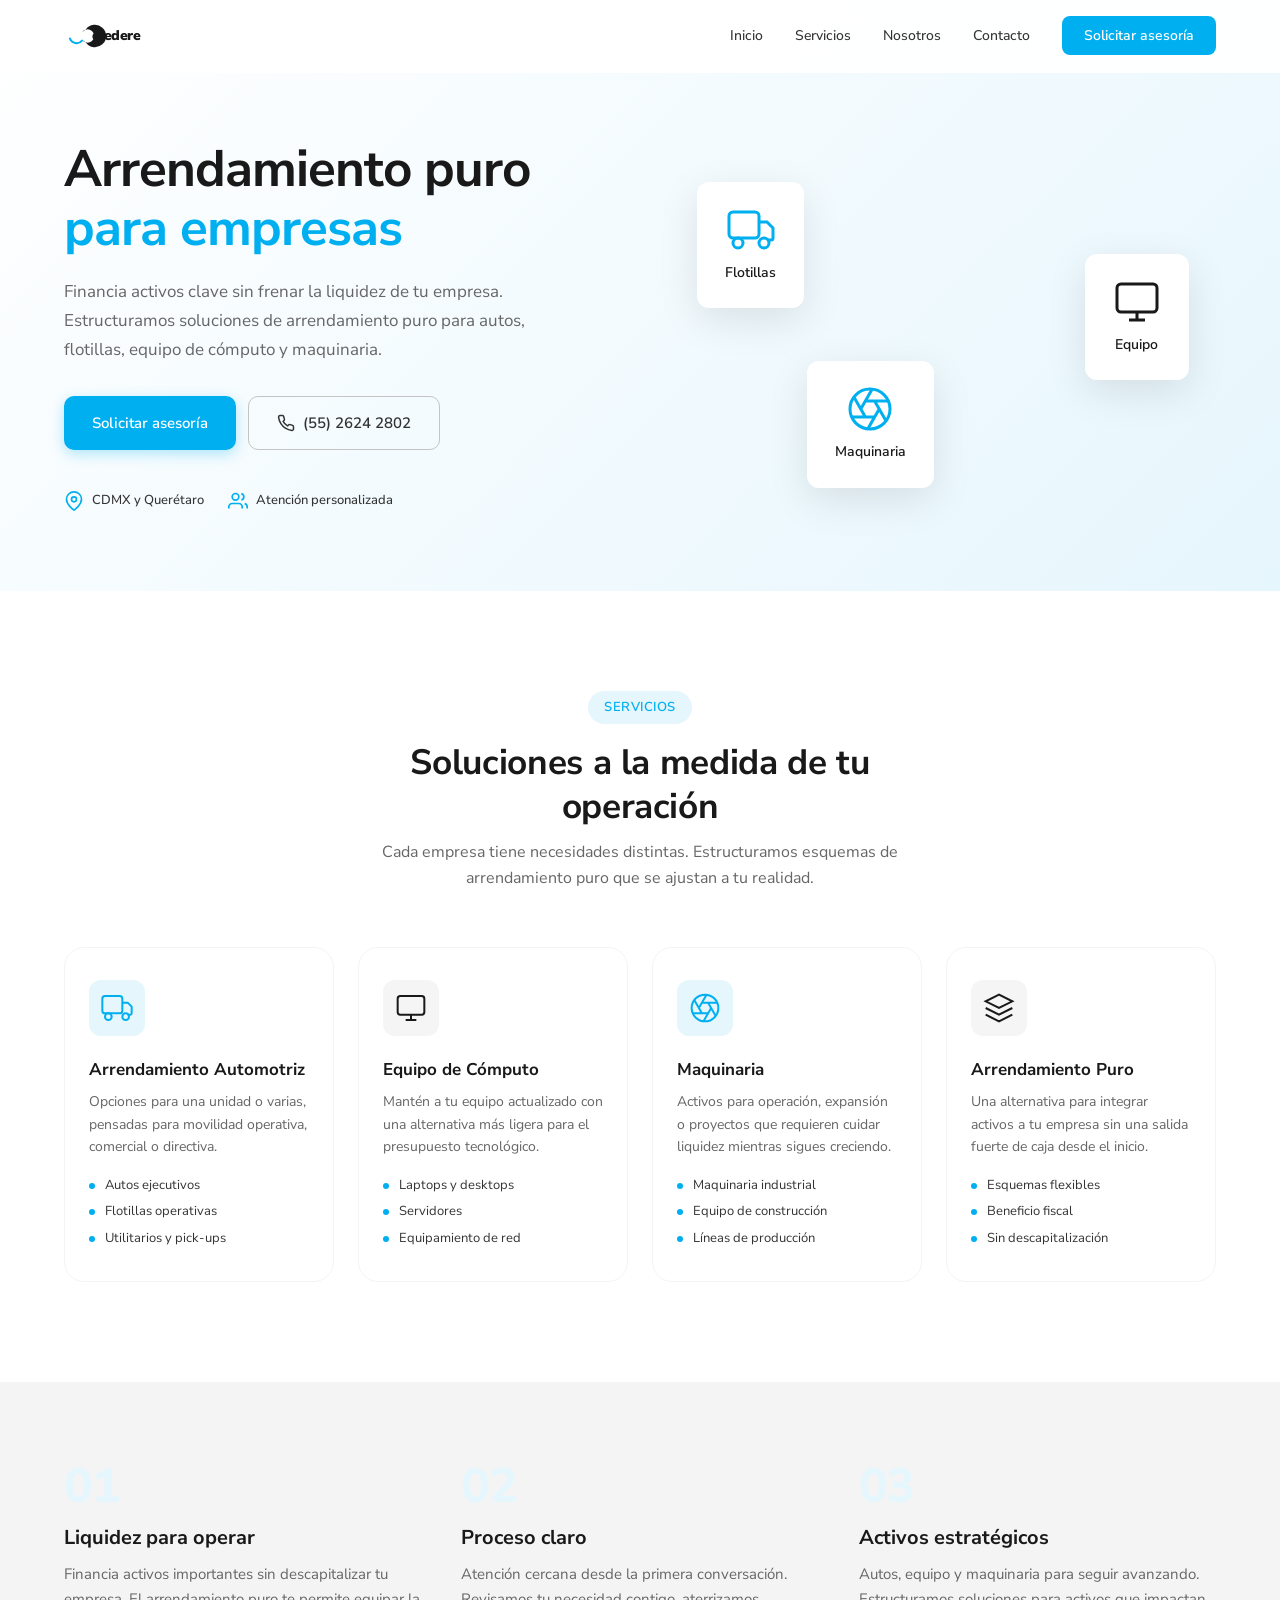
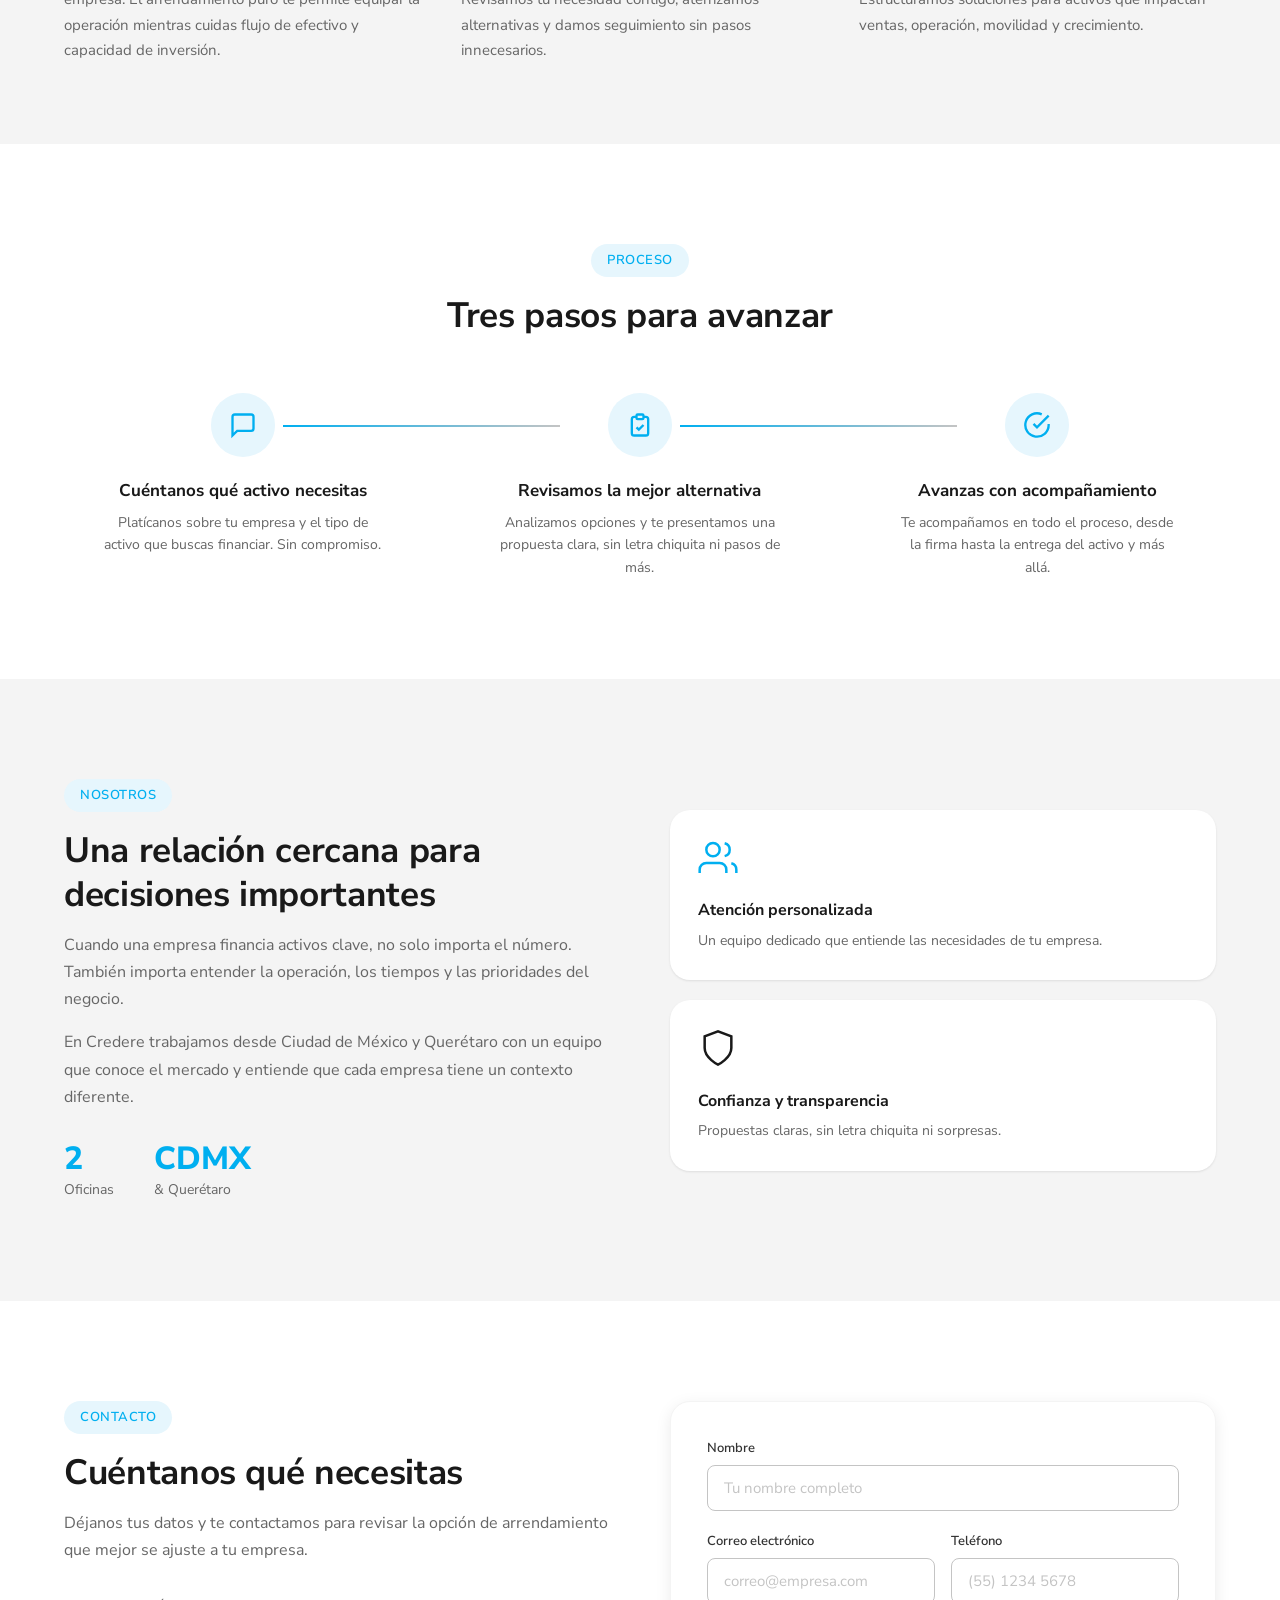
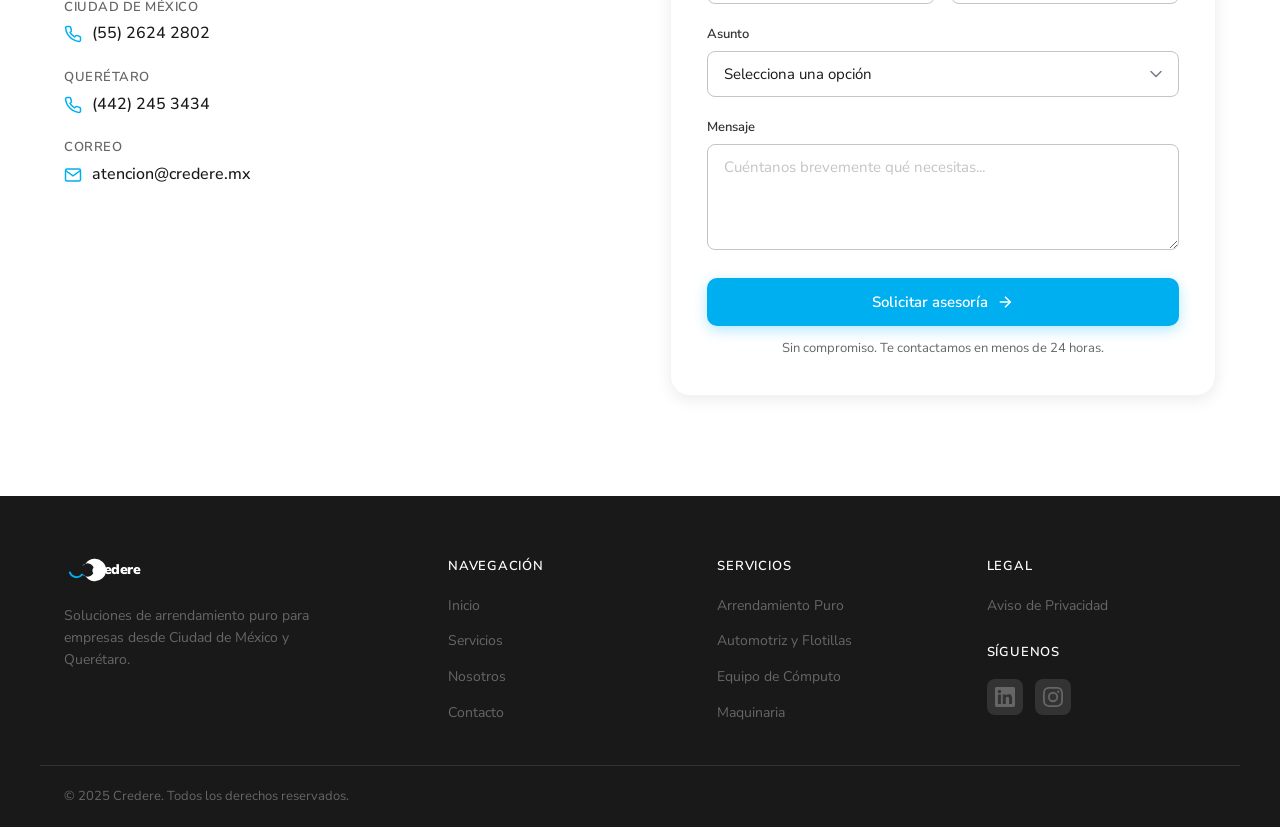
<file: index.html>
<!DOCTYPE html>
<html lang="es">
<head>
  <meta charset="UTF-8">
  <meta name="viewport" content="width=device-width, initial-scale=1.0">
  <title>Credere | Arrendamiento Puro para Empresas</title>
  <meta name="description" content="Financia activos clave sin frenar la liquidez de tu empresa. Arrendamiento puro de autos, flotillas, equipo de cómputo y maquinaria desde CDMX y Querétaro.">
  <meta name="keywords" content="arrendamiento puro, leasing, arrendamiento automotriz, arrendamiento equipo, arrendamiento maquinaria, flotillas, CDMX, Querétaro">
  <meta name="author" content="Credere">
  <meta name="robots" content="index, follow">
  <link rel="canonical" href="https://credere.mx/">

  <!-- Open Graph -->
  <meta property="og:title" content="Credere | Arrendamiento Puro para Empresas">
  <meta property="og:description" content="Financia activos clave sin frenar la liquidez de tu empresa. Soluciones de arrendamiento puro desde CDMX y Querétaro.">
  <meta property="og:type" content="website">
  <meta property="og:url" content="https://credere.mx/">
  <meta property="og:locale" content="es_MX">
  <meta property="og:site_name" content="Credere">

  <!-- Favicon -->
  <link rel="icon" type="image/svg+xml" href="images/favicon.svg">

  <!-- Preconnect -->
  <link rel="preconnect" href="https://fonts.googleapis.com">
  <link rel="preconnect" href="https://fonts.gstatic.com" crossorigin>
  <link href="https://fonts.googleapis.com/css2?family=Nunito+Sans:wght@400;500;600;700;800;900&display=swap" rel="stylesheet">

  <link rel="stylesheet" href="css/styles.css">

  <!-- Schema.org -->
  <script type="application/ld+json">
  {
    "@context": "https://schema.org",
    "@type": "FinancialService",
    "name": "Credere",
    "url": "https://credere.mx",
    "description": "Soluciones de arrendamiento puro para empresas. Autos, flotillas, equipo de cómputo y maquinaria.",
    "telephone": ["+525526242802", "+524422453434"],
    "email": "atencion@credere.mx",
    "areaServed": "MX",
    "address": [
      {
        "@type": "PostalAddress",
        "addressLocality": "Ciudad de México",
        "addressCountry": "MX"
      },
      {
        "@type": "PostalAddress",
        "addressLocality": "Querétaro",
        "addressCountry": "MX"
      }
    ],
    "sameAs": [
      "https://www.linkedin.com/company/credere-mx",
      "https://www.instagram.com/credere.mx"
    ]
  }
  </script>
</head>
<body>
  <!-- Header -->
  <header class="header" id="header">
    <nav class="nav container">
      <a href="#inicio" class="nav__logo" aria-label="Credere - Inicio">
        <svg class="nav__logo-icon" viewBox="0 0 160 40" fill="none" xmlns="http://www.w3.org/2000/svg">
          <g transform="translate(18,20)">
            <path d="M13.1-9.2A16 16 0 1 1 13.1 9.2L7.8 5.5A9.5 9.5 0 1 0 7.8-5.5Z" fill="#191919"/>
            <path d="M7.8 6.6A10.2 10.2 0 0 1-9.6 3.5" stroke="#00AFF0" stroke-width="2.8" fill="none" stroke-linecap="round"/>
          </g>
          <text x="40" y="26" font-family="'Nunito Sans','Avenir',sans-serif" font-weight="900" font-size="20" fill="#191919" letter-spacing="-0.8">credere</text>
        </svg>
      </a>

      <button class="nav__toggle" id="navToggle" aria-label="Abrir menú" aria-expanded="false">
        <span></span><span></span><span></span>
      </button>

      <ul class="nav__menu" id="navMenu">
        <li><a href="#inicio" class="nav__link">Inicio</a></li>
        <li><a href="#servicios" class="nav__link">Servicios</a></li>
        <li><a href="#nosotros" class="nav__link">Nosotros</a></li>
        <li><a href="#contacto" class="nav__link">Contacto</a></li>
        <li><a href="#contacto" class="nav__cta">Solicitar asesoría</a></li>
      </ul>
    </nav>
  </header>

  <main>
    <!-- Hero -->
    <section class="hero" id="inicio">
      <div class="container hero__grid">
        <div class="hero__content">
          <h1 class="hero__title">
            Arrendamiento puro<br>
            <span class="hero__title--accent">para empresas</span>
          </h1>
          <p class="hero__subtitle">
            Financia activos clave sin frenar la liquidez de tu empresa. Estructuramos soluciones de arrendamiento puro para autos, flotillas, equipo de cómputo y maquinaria.
          </p>
          <div class="hero__actions">
            <a href="#contacto" class="btn btn--primary">Solicitar asesoría</a>
            <a href="tel:+525526242802" class="btn btn--outline">
              <svg width="18" height="18" viewBox="0 0 24 24" fill="none" stroke="currentColor" stroke-width="2" stroke-linecap="round" stroke-linejoin="round"><path d="M22 16.92v3a2 2 0 01-2.18 2 19.79 19.79 0 01-8.63-3.07 19.5 19.5 0 01-6-6 19.79 19.79 0 01-3.07-8.67A2 2 0 014.11 2h3a2 2 0 012 1.72c.127.96.361 1.903.7 2.81a2 2 0 01-.45 2.11L8.09 9.91a16 16 0 006 6l1.27-1.27a2 2 0 012.11-.45c.907.339 1.85.573 2.81.7A2 2 0 0122 16.92z"/></svg>
              (55) 2624 2802
            </a>
          </div>
          <div class="hero__badges">
            <div class="hero__badge">
              <svg width="20" height="20" viewBox="0 0 24 24" fill="none" stroke="#00AFF0" stroke-width="2"><path d="M21 10c0 7-9 13-9 13s-9-6-9-13a9 9 0 0118 0z"/><circle cx="12" cy="10" r="3"/></svg>
              CDMX y Querétaro
            </div>
            <div class="hero__badge">
              <svg width="20" height="20" viewBox="0 0 24 24" fill="none" stroke="#00AFF0" stroke-width="2"><path d="M17 21v-2a4 4 0 00-4-4H5a4 4 0 00-4 4v2"/><circle cx="9" cy="7" r="4"/><path d="M23 21v-2a4 4 0 00-3-3.87"/><path d="M16 3.13a4 4 0 010 7.75"/></svg>
              Atención personalizada
            </div>
          </div>
        </div>
        <div class="hero__visual">
          <div class="hero__card hero__card--1">
            <svg width="48" height="48" viewBox="0 0 24 24" fill="none" stroke="#00AFF0" stroke-width="1.5"><rect x="1" y="3" width="15" height="13" rx="2"/><path d="M16 8h4l3 3v5a1 1 0 01-1 1h-2"/><circle cx="5.5" cy="18.5" r="2.5"/><circle cx="18.5" cy="18.5" r="2.5"/></svg>
            <span>Flotillas</span>
          </div>
          <div class="hero__card hero__card--2">
            <svg width="48" height="48" viewBox="0 0 24 24" fill="none" stroke="#191919" stroke-width="1.5"><rect x="2" y="3" width="20" height="14" rx="2"/><path d="M8 21h8M12 17v4"/></svg>
            <span>Equipo</span>
          </div>
          <div class="hero__card hero__card--3">
            <svg width="48" height="48" viewBox="0 0 24 24" fill="none" stroke="#00AFF0" stroke-width="1.5"><circle cx="12" cy="12" r="10"/><path d="M14.31 8l5.74 9.94M9.69 8h11.48M7.38 12l5.74-9.94M9.69 16L3.95 6.06M14.31 16H2.83M16.62 12l-5.74 9.94"/></svg>
            <span>Maquinaria</span>
          </div>
        </div>
      </div>
    </section>

    <!-- Services -->
    <section class="services" id="servicios">
      <div class="container">
        <div class="section-header">
          <span class="section-tag">Servicios</span>
          <h2 class="section-title">Soluciones a la medida de tu operación</h2>
          <p class="section-desc">Cada empresa tiene necesidades distintas. Estructuramos esquemas de arrendamiento puro que se ajustan a tu realidad.</p>
        </div>

        <div class="services__grid">
          <article class="service-card" data-animate>
            <div class="service-card__icon service-card__icon--blue">
              <svg width="32" height="32" viewBox="0 0 24 24" fill="none" stroke="currentColor" stroke-width="1.5"><rect x="1" y="3" width="15" height="13" rx="2"/><path d="M16 8h4l3 3v5a1 1 0 01-1 1h-2"/><circle cx="5.5" cy="18.5" r="2.5"/><circle cx="18.5" cy="18.5" r="2.5"/></svg>
            </div>
            <h3 class="service-card__title">Arrendamiento Automotriz</h3>
            <p class="service-card__desc">Opciones para una unidad o varias, pensadas para movilidad operativa, comercial o directiva.</p>
            <ul class="service-card__features">
              <li>Autos ejecutivos</li>
              <li>Flotillas operativas</li>
              <li>Utilitarios y pick-ups</li>
            </ul>
          </article>

          <article class="service-card" data-animate>
            <div class="service-card__icon service-card__icon--orange">
              <svg width="32" height="32" viewBox="0 0 24 24" fill="none" stroke="currentColor" stroke-width="1.5"><rect x="2" y="3" width="20" height="14" rx="2"/><path d="M8 21h8M12 17v4"/></svg>
            </div>
            <h3 class="service-card__title">Equipo de Cómputo</h3>
            <p class="service-card__desc">Mantén a tu equipo actualizado con una alternativa más ligera para el presupuesto tecnológico.</p>
            <ul class="service-card__features">
              <li>Laptops y desktops</li>
              <li>Servidores</li>
              <li>Equipamiento de red</li>
            </ul>
          </article>

          <article class="service-card" data-animate>
            <div class="service-card__icon service-card__icon--blue">
              <svg width="32" height="32" viewBox="0 0 24 24" fill="none" stroke="currentColor" stroke-width="1.5"><circle cx="12" cy="12" r="10"/><path d="M14.31 8l5.74 9.94M9.69 8h11.48M7.38 12l5.74-9.94M9.69 16L3.95 6.06M14.31 16H2.83M16.62 12l-5.74 9.94"/></svg>
            </div>
            <h3 class="service-card__title">Maquinaria</h3>
            <p class="service-card__desc">Activos para operación, expansión o proyectos que requieren cuidar liquidez mientras sigues creciendo.</p>
            <ul class="service-card__features">
              <li>Maquinaria industrial</li>
              <li>Equipo de construcción</li>
              <li>Líneas de producción</li>
            </ul>
          </article>

          <article class="service-card" data-animate>
            <div class="service-card__icon service-card__icon--orange">
              <svg width="32" height="32" viewBox="0 0 24 24" fill="none" stroke="currentColor" stroke-width="1.5"><path d="M12 2L2 7l10 5 10-5-10-5zM2 17l10 5 10-5M2 12l10 5 10-5"/></svg>
            </div>
            <h3 class="service-card__title">Arrendamiento Puro</h3>
            <p class="service-card__desc">Una alternativa para integrar activos a tu empresa sin una salida fuerte de caja desde el inicio.</p>
            <ul class="service-card__features">
              <li>Esquemas flexibles</li>
              <li>Beneficio fiscal</li>
              <li>Sin descapitalización</li>
            </ul>
          </article>
        </div>
      </div>
    </section>

    <!-- Value Props -->
    <section class="values">
      <div class="container">
        <div class="values__grid">
          <div class="value-block" data-animate>
            <div class="value-block__number">01</div>
            <h3 class="value-block__title">Liquidez para operar</h3>
            <p class="value-block__desc">Financia activos importantes sin descapitalizar tu empresa. El arrendamiento puro te permite equipar la operación mientras cuidas flujo de efectivo y capacidad de inversión.</p>
          </div>
          <div class="value-block" data-animate>
            <div class="value-block__number">02</div>
            <h3 class="value-block__title">Proceso claro</h3>
            <p class="value-block__desc">Atención cercana desde la primera conversación. Revisamos tu necesidad contigo, aterrizamos alternativas y damos seguimiento sin pasos innecesarios.</p>
          </div>
          <div class="value-block" data-animate>
            <div class="value-block__number">03</div>
            <h3 class="value-block__title">Activos estratégicos</h3>
            <p class="value-block__desc">Autos, equipo y maquinaria para seguir avanzando. Estructuramos soluciones para activos que impactan ventas, operación, movilidad y crecimiento.</p>
          </div>
        </div>
      </div>
    </section>

    <!-- Process -->
    <section class="process">
      <div class="container">
        <div class="section-header">
          <span class="section-tag">Proceso</span>
          <h2 class="section-title">Tres pasos para avanzar</h2>
        </div>
        <div class="process__grid">
          <div class="process-step" data-animate>
            <div class="process-step__icon">
              <svg width="28" height="28" viewBox="0 0 24 24" fill="none" stroke="currentColor" stroke-width="2"><path d="M21 15a2 2 0 01-2 2H7l-4 4V5a2 2 0 012-2h14a2 2 0 012 2z"/></svg>
            </div>
            <div class="process-step__line"></div>
            <h3 class="process-step__title">Cuéntanos qué activo necesitas</h3>
            <p class="process-step__desc">Platícanos sobre tu empresa y el tipo de activo que buscas financiar. Sin compromiso.</p>
          </div>
          <div class="process-step" data-animate>
            <div class="process-step__icon">
              <svg width="28" height="28" viewBox="0 0 24 24" fill="none" stroke="currentColor" stroke-width="2"><path d="M9 5H7a2 2 0 00-2 2v12a2 2 0 002 2h10a2 2 0 002-2V7a2 2 0 00-2-2h-2"/><rect x="9" y="3" width="6" height="4" rx="1"/><path d="M9 14l2 2 4-4"/></svg>
            </div>
            <div class="process-step__line"></div>
            <h3 class="process-step__title">Revisamos la mejor alternativa</h3>
            <p class="process-step__desc">Analizamos opciones y te presentamos una propuesta clara, sin letra chiquita ni pasos de más.</p>
          </div>
          <div class="process-step" data-animate>
            <div class="process-step__icon">
              <svg width="28" height="28" viewBox="0 0 24 24" fill="none" stroke="currentColor" stroke-width="2"><path d="M22 11.08V12a10 10 0 11-5.93-9.14"/><polyline points="22 4 12 14.01 9 11.01"/></svg>
            </div>
            <h3 class="process-step__title">Avanzas con acompañamiento</h3>
            <p class="process-step__desc">Te acompañamos en todo el proceso, desde la firma hasta la entrega del activo y más allá.</p>
          </div>
        </div>
      </div>
    </section>

    <!-- About / Why Credere -->
    <section class="about" id="nosotros">
      <div class="container about__grid">
        <div class="about__content" data-animate>
          <span class="section-tag">Nosotros</span>
          <h2 class="section-title">Una relación cercana para decisiones importantes</h2>
          <p class="about__text">
            Cuando una empresa financia activos clave, no solo importa el número. También importa entender la operación, los tiempos y las prioridades del negocio.
          </p>
          <p class="about__text">
            En Credere trabajamos desde Ciudad de México y Querétaro con un equipo que conoce el mercado y entiende que cada empresa tiene un contexto diferente.
          </p>
          <div class="about__stats">
            <div class="about__stat">
              <span class="about__stat-value">2</span>
              <span class="about__stat-label">Oficinas</span>
            </div>
            <div class="about__stat">
              <span class="about__stat-value">CDMX</span>
              <span class="about__stat-label">& Querétaro</span>
            </div>
          </div>
        </div>
        <div class="about__visual" data-animate>
          <div class="about__card">
            <svg width="40" height="40" viewBox="0 0 24 24" fill="none" stroke="#00AFF0" stroke-width="1.5"><path d="M17 21v-2a4 4 0 00-4-4H5a4 4 0 00-4 4v2"/><circle cx="9" cy="7" r="4"/><path d="M23 21v-2a4 4 0 00-3-3.87"/><path d="M16 3.13a4 4 0 010 7.75"/></svg>
            <h4>Atención personalizada</h4>
            <p>Un equipo dedicado que entiende las necesidades de tu empresa.</p>
          </div>
          <div class="about__card">
            <svg width="40" height="40" viewBox="0 0 24 24" fill="none" stroke="#191919" stroke-width="1.5"><path d="M12 22s8-4 8-10V5l-8-3-8 3v7c0 6 8 10 8 10z"/></svg>
            <h4>Confianza y transparencia</h4>
            <p>Propuestas claras, sin letra chiquita ni sorpresas.</p>
          </div>
        </div>
      </div>
    </section>

    <!-- Contact -->
    <section class="contact" id="contacto">
      <div class="container contact__grid">
        <div class="contact__info" data-animate>
          <span class="section-tag">Contacto</span>
          <h2 class="section-title">Cuéntanos qué necesitas</h2>
          <p class="contact__desc">Déjanos tus datos y te contactamos para revisar la opción de arrendamiento que mejor se ajuste a tu empresa.</p>

          <div class="contact__channels">
            <div class="contact__channel">
              <h4>Ciudad de México</h4>
              <a href="tel:+525526242802" class="contact__link">
                <svg width="18" height="18" viewBox="0 0 24 24" fill="none" stroke="currentColor" stroke-width="2"><path d="M22 16.92v3a2 2 0 01-2.18 2 19.79 19.79 0 01-8.63-3.07 19.5 19.5 0 01-6-6 19.79 19.79 0 01-3.07-8.67A2 2 0 014.11 2h3a2 2 0 012 1.72c.127.96.361 1.903.7 2.81a2 2 0 01-.45 2.11L8.09 9.91a16 16 0 006 6l1.27-1.27a2 2 0 012.11-.45c.907.339 1.85.573 2.81.7A2 2 0 0122 16.92z"/></svg>
                (55) 2624 2802
              </a>
            </div>
            <div class="contact__channel">
              <h4>Querétaro</h4>
              <a href="tel:+524422453434" class="contact__link">
                <svg width="18" height="18" viewBox="0 0 24 24" fill="none" stroke="currentColor" stroke-width="2"><path d="M22 16.92v3a2 2 0 01-2.18 2 19.79 19.79 0 01-8.63-3.07 19.5 19.5 0 01-6-6 19.79 19.79 0 01-3.07-8.67A2 2 0 014.11 2h3a2 2 0 012 1.72c.127.96.361 1.903.7 2.81a2 2 0 01-.45 2.11L8.09 9.91a16 16 0 006 6l1.27-1.27a2 2 0 012.11-.45c.907.339 1.85.573 2.81.7A2 2 0 0122 16.92z"/></svg>
                (442) 245 3434
              </a>
            </div>
            <div class="contact__channel">
              <h4>Correo</h4>
              <a href="mailto:atencion@credere.mx" class="contact__link">
                <svg width="18" height="18" viewBox="0 0 24 24" fill="none" stroke="currentColor" stroke-width="2"><path d="M4 4h16c1.1 0 2 .9 2 2v12c0 1.1-.9 2-2 2H4c-1.1 0-2-.9-2-2V6c0-1.1.9-2 2-2z"/><polyline points="22,6 12,13 2,6"/></svg>
                atencion@credere.mx
              </a>
            </div>
          </div>
        </div>

        <form class="contact__form" id="contactForm" data-animate>
          <div class="form-group">
            <label for="nombre">Nombre</label>
            <input type="text" id="nombre" name="nombre" required placeholder="Tu nombre completo">
          </div>
          <div class="form-row">
            <div class="form-group">
              <label for="email">Correo electrónico</label>
              <input type="email" id="email" name="email" required placeholder="correo@empresa.com">
            </div>
            <div class="form-group">
              <label for="telefono">Teléfono</label>
              <input type="tel" id="telefono" name="telefono" placeholder="(55) 1234 5678">
            </div>
          </div>
          <div class="form-group">
            <label for="asunto">Asunto</label>
            <select id="asunto" name="asunto" required>
              <option value="" disabled selected>Selecciona una opción</option>
              <option value="automotriz">Arrendamiento Automotriz</option>
              <option value="equipo">Equipo de Cómputo</option>
              <option value="maquinaria">Maquinaria</option>
              <option value="otro">Otro</option>
            </select>
          </div>
          <div class="form-group">
            <label for="mensaje">Mensaje</label>
            <textarea id="mensaje" name="mensaje" rows="4" placeholder="Cuéntanos brevemente qué necesitas..."></textarea>
          </div>
          <button type="submit" class="btn btn--primary btn--full">
            Solicitar asesoría
            <svg width="18" height="18" viewBox="0 0 24 24" fill="none" stroke="currentColor" stroke-width="2"><line x1="5" y1="12" x2="19" y2="12"/><polyline points="12 5 19 12 12 19"/></svg>
          </button>
          <p class="form-note">Sin compromiso. Te contactamos en menos de 24 horas.</p>
        </form>
      </div>
    </section>
  </main>

  <!-- Footer -->
  <footer class="footer">
    <div class="container footer__grid">
      <div class="footer__brand">
        <svg class="footer__logo" viewBox="0 0 160 40" fill="none" xmlns="http://www.w3.org/2000/svg">
          <g transform="translate(18,20)">
            <path d="M13.1-9.2A16 16 0 1 1 13.1 9.2L7.8 5.5A9.5 9.5 0 1 0 7.8-5.5Z" fill="#ffffff"/>
            <path d="M7.8 6.6A10.2 10.2 0 0 1-9.6 3.5" stroke="#00AFF0" stroke-width="2.8" fill="none" stroke-linecap="round"/>
          </g>
          <text x="40" y="26" font-family="'Nunito Sans','Avenir',sans-serif" font-weight="900" font-size="20" fill="#ffffff" letter-spacing="-0.8">credere</text>
        </svg>
        <p class="footer__tagline">Soluciones de arrendamiento puro para empresas desde Ciudad de México y Querétaro.</p>
      </div>

      <div class="footer__links">
        <h4>Navegación</h4>
        <ul>
          <li><a href="#inicio">Inicio</a></li>
          <li><a href="#servicios">Servicios</a></li>
          <li><a href="#nosotros">Nosotros</a></li>
          <li><a href="#contacto">Contacto</a></li>
        </ul>
      </div>

      <div class="footer__links">
        <h4>Servicios</h4>
        <ul>
          <li><a href="#servicios">Arrendamiento Puro</a></li>
          <li><a href="#servicios">Automotriz y Flotillas</a></li>
          <li><a href="#servicios">Equipo de Cómputo</a></li>
          <li><a href="#servicios">Maquinaria</a></li>
        </ul>
      </div>

      <div class="footer__links">
        <h4>Legal</h4>
        <ul>
          <li><a href="aviso-privacidad.html">Aviso de Privacidad</a></li>
        </ul>
        <h4 class="footer__social-title">Síguenos</h4>
        <div class="footer__social">
          <a href="https://www.linkedin.com/company/credere-mx" target="_blank" rel="noopener" aria-label="LinkedIn">
            <svg width="20" height="20" viewBox="0 0 24 24" fill="currentColor"><path d="M20.447 20.452h-3.554v-5.569c0-1.328-.027-3.037-1.852-3.037-1.853 0-2.136 1.445-2.136 2.939v5.667H9.351V9h3.414v1.561h.046c.477-.9 1.637-1.85 3.37-1.85 3.601 0 4.267 2.37 4.267 5.455v6.286zM5.337 7.433a2.062 2.062 0 01-2.063-2.065 2.064 2.064 0 112.063 2.065zm1.782 13.019H3.555V9h3.564v11.452zM22.225 0H1.771C.792 0 0 .774 0 1.729v20.542C0 23.227.792 24 1.771 24h20.451C23.2 24 24 23.227 24 22.271V1.729C24 .774 23.2 0 22.222 0h.003z"/></svg>
          </a>
          <a href="https://www.instagram.com/credere.mx" target="_blank" rel="noopener" aria-label="Instagram">
            <svg width="20" height="20" viewBox="0 0 24 24" fill="currentColor"><path d="M12 2.163c3.204 0 3.584.012 4.85.07 3.252.148 4.771 1.691 4.919 4.919.058 1.265.069 1.645.069 4.849 0 3.205-.012 3.584-.069 4.849-.149 3.225-1.664 4.771-4.919 4.919-1.266.058-1.644.07-4.85.07-3.204 0-3.584-.012-4.849-.07-3.26-.149-4.771-1.699-4.919-4.92-.058-1.265-.07-1.644-.07-4.849 0-3.204.013-3.583.07-4.849.149-3.227 1.664-4.771 4.919-4.919 1.266-.057 1.645-.069 4.849-.069zM12 0C8.741 0 8.333.014 7.053.072 2.695.272.273 2.69.073 7.052.014 8.333 0 8.741 0 12c0 3.259.014 3.668.072 4.948.2 4.358 2.618 6.78 6.98 6.98C8.333 23.986 8.741 24 12 24c3.259 0 3.668-.014 4.948-.072 4.354-.2 6.782-2.618 6.979-6.98.059-1.28.073-1.689.073-4.948 0-3.259-.014-3.667-.072-4.947-.196-4.354-2.617-6.78-6.979-6.98C15.668.014 15.259 0 12 0zm0 5.838a6.162 6.162 0 100 12.324 6.162 6.162 0 000-12.324zM12 16a4 4 0 110-8 4 4 0 010 8zm6.406-11.845a1.44 1.44 0 100 2.881 1.44 1.44 0 000-2.881z"/></svg>
          </a>
        </div>
      </div>
    </div>

    <div class="footer__bottom container">
      <p>&copy; 2025 Credere. Todos los derechos reservados.</p>
    </div>
  </footer>

  <!-- Tawk.to Live Chat -->
  <!--
    Reemplaza el propertyId y widgetId con los tuyos de Tawk.to:
    https://dashboard.tawk.to/
  -->
  <!--
  <script type="text/javascript">
    var Tawk_API=Tawk_API||{}, Tawk_LoadStart=new Date();
    (function(){
      var s1=document.createElement("script"),s0=document.getElementsByTagName("script")[0];
      s1.async=true;
      s1.src='https://embed.tawk.to/TU_PROPERTY_ID/TU_WIDGET_ID';
      s1.charset='UTF-8';
      s1.setAttribute('crossorigin','*');
      s0.parentNode.insertBefore(s1,s0);
    })();
  </script>
  -->

  <!-- Google Analytics -->
  <!-- Reemplaza G-XXXXXXXXXX con tu ID de GA4 -->
  <!--
  <script async src="https://www.googletagmanager.com/gtag/js?id=G-9MYGCL4LBZ"></script>
  <script>
    window.dataLayer = window.dataLayer || [];
    function gtag(){dataLayer.push(arguments);}
    gtag('js', new Date());
    gtag('config', 'G-9MYGCL4LBZ');
  </script>
  -->

  <script src="js/main.js"></script>
</body>
</html>
</file>
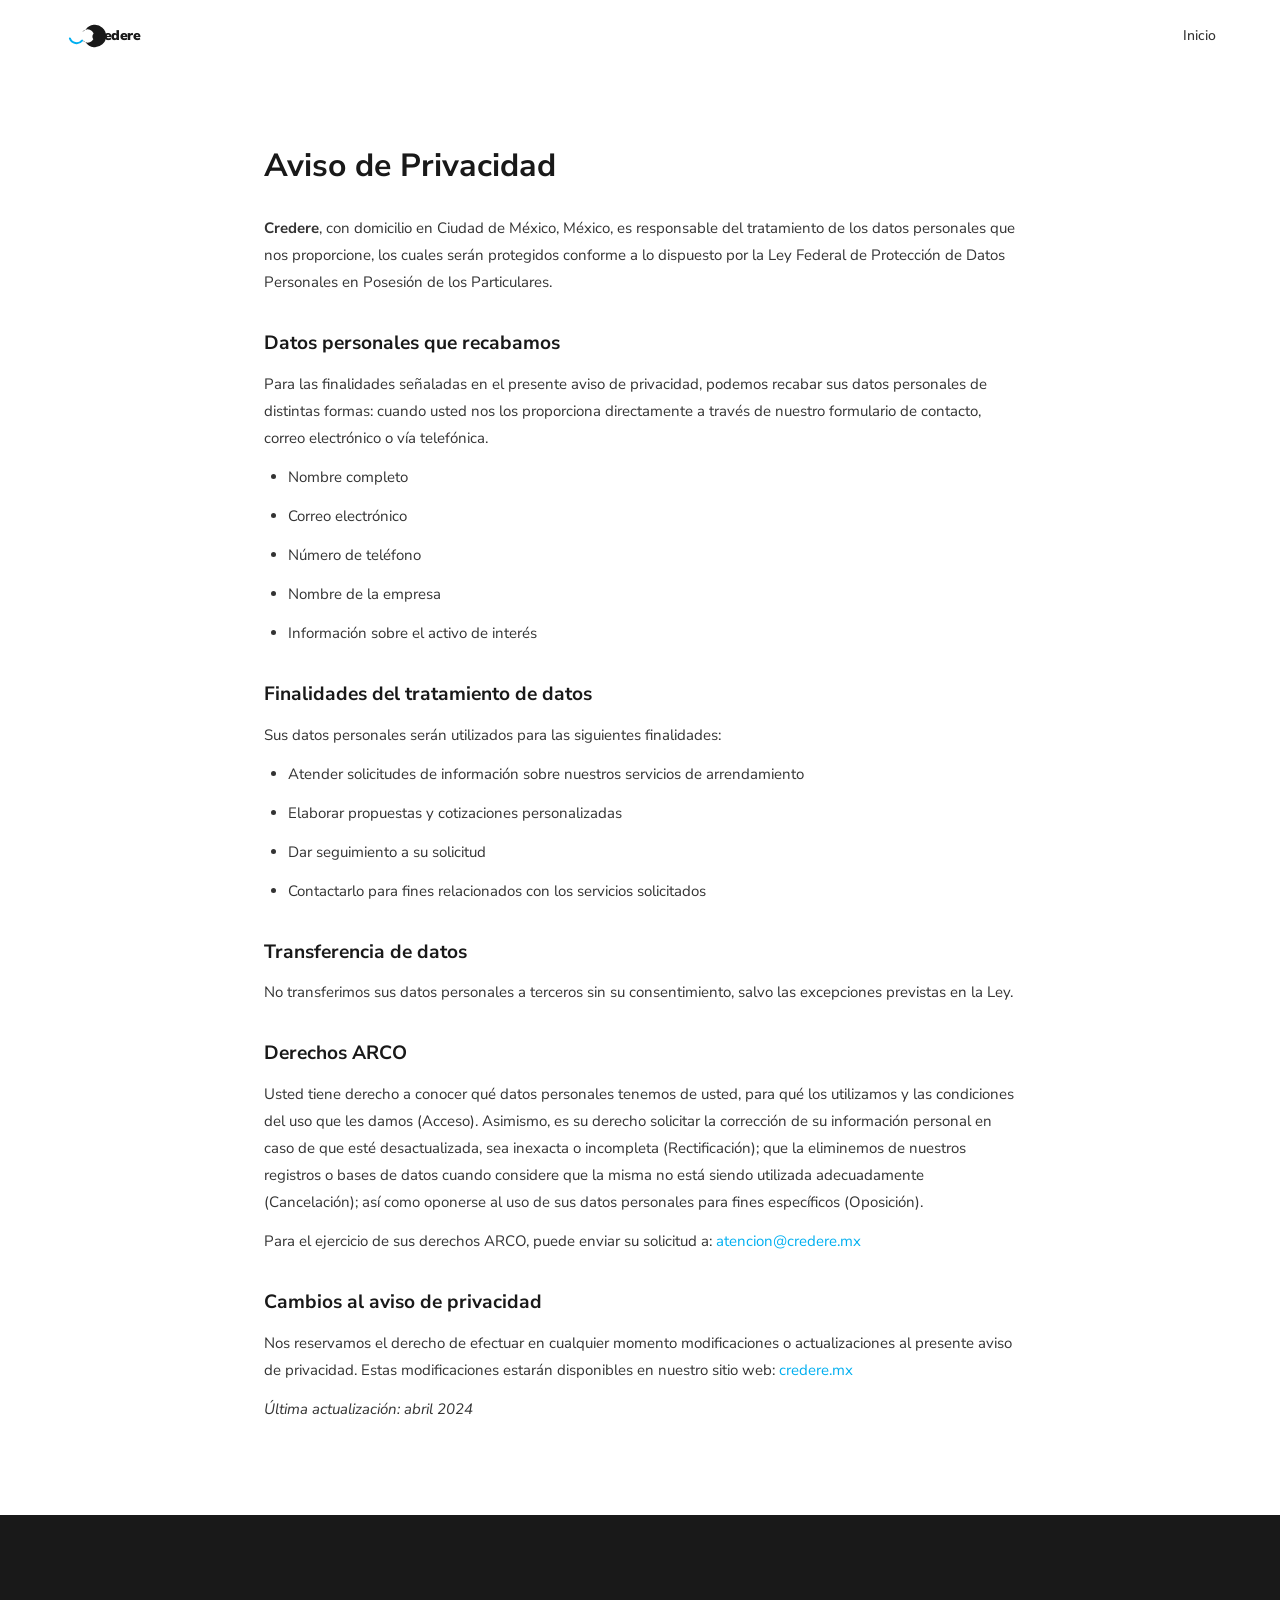
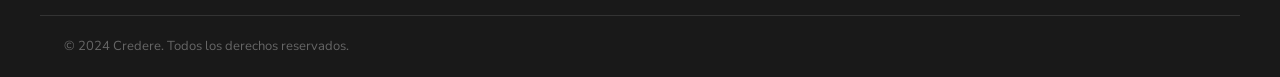
<file: aviso-privacidad.html>
<!DOCTYPE html>
<html lang="es">
<head>
  <meta charset="UTF-8">
  <meta name="viewport" content="width=device-width, initial-scale=1.0">
  <title>Aviso de Privacidad | Credere</title>
  <meta name="description" content="Aviso de privacidad de Credere. Conoce cómo protegemos tus datos personales.">
  <link rel="icon" type="image/svg+xml" href="images/favicon.svg">
  <link rel="preconnect" href="https://fonts.googleapis.com">
  <link rel="preconnect" href="https://fonts.gstatic.com" crossorigin>
  <link href="https://fonts.googleapis.com/css2?family=Nunito+Sans:wght@400;500;600;700;800;900&display=swap" rel="stylesheet">
  <link rel="stylesheet" href="css/styles.css">
  <style>
    .privacy { padding: 140px 0 80px; }
    .privacy h1 { font-size: 2rem; font-weight: 700; color: var(--dark); margin-bottom: 24px; }
    .privacy h2 { font-size: 1.2rem; font-weight: 700; color: var(--dark); margin: 32px 0 12px; }
    .privacy p, .privacy li { font-size: 15px; color: var(--gray-700); line-height: 1.8; margin-bottom: 12px; }
    .privacy ul { padding-left: 24px; list-style: disc; }
    .privacy a { color: var(--blue); }
    .privacy a:hover { text-decoration: underline; }
  </style>
</head>
<body>
  <header class="header" id="header">
    <nav class="nav container">
      <a href="index.html" class="nav__logo" aria-label="Credere - Inicio">
        <svg class="nav__logo-icon" viewBox="0 0 160 40" fill="none" xmlns="http://www.w3.org/2000/svg">
          <g transform="translate(18,20)">
            <path d="M13.1-9.2A16 16 0 1 1 13.1 9.2L7.8 5.5A9.5 9.5 0 1 0 7.8-5.5Z" fill="#191919"/>
            <path d="M7.8 6.6A10.2 10.2 0 0 1-9.6 3.5" stroke="#00AFF0" stroke-width="2.8" fill="none" stroke-linecap="round"/>
          </g>
          <text x="40" y="26" font-family="'Nunito Sans','Avenir',sans-serif" font-weight="900" font-size="20" fill="#191919" letter-spacing="-0.8">credere</text>
        </svg>
      </a>
      <ul class="nav__menu">
        <li><a href="index.html" class="nav__link">Inicio</a></li>
      </ul>
    </nav>
  </header>

  <main class="privacy">
    <div class="container" style="max-width: 800px;">
      <h1>Aviso de Privacidad</h1>

      <p><strong>Credere</strong>, con domicilio en Ciudad de México, México, es responsable del tratamiento de los datos personales que nos proporcione, los cuales serán protegidos conforme a lo dispuesto por la Ley Federal de Protección de Datos Personales en Posesión de los Particulares.</p>

      <h2>Datos personales que recabamos</h2>
      <p>Para las finalidades señaladas en el presente aviso de privacidad, podemos recabar sus datos personales de distintas formas: cuando usted nos los proporciona directamente a través de nuestro formulario de contacto, correo electrónico o vía telefónica.</p>
      <ul>
        <li>Nombre completo</li>
        <li>Correo electrónico</li>
        <li>Número de teléfono</li>
        <li>Nombre de la empresa</li>
        <li>Información sobre el activo de interés</li>
      </ul>

      <h2>Finalidades del tratamiento de datos</h2>
      <p>Sus datos personales serán utilizados para las siguientes finalidades:</p>
      <ul>
        <li>Atender solicitudes de información sobre nuestros servicios de arrendamiento</li>
        <li>Elaborar propuestas y cotizaciones personalizadas</li>
        <li>Dar seguimiento a su solicitud</li>
        <li>Contactarlo para fines relacionados con los servicios solicitados</li>
      </ul>

      <h2>Transferencia de datos</h2>
      <p>No transferimos sus datos personales a terceros sin su consentimiento, salvo las excepciones previstas en la Ley.</p>

      <h2>Derechos ARCO</h2>
      <p>Usted tiene derecho a conocer qué datos personales tenemos de usted, para qué los utilizamos y las condiciones del uso que les damos (Acceso). Asimismo, es su derecho solicitar la corrección de su información personal en caso de que esté desactualizada, sea inexacta o incompleta (Rectificación); que la eliminemos de nuestros registros o bases de datos cuando considere que la misma no está siendo utilizada adecuadamente (Cancelación); así como oponerse al uso de sus datos personales para fines específicos (Oposición).</p>

      <p>Para el ejercicio de sus derechos ARCO, puede enviar su solicitud a: <a href="mailto:atencion@credere.mx">atencion@credere.mx</a></p>

      <h2>Cambios al aviso de privacidad</h2>
      <p>Nos reservamos el derecho de efectuar en cualquier momento modificaciones o actualizaciones al presente aviso de privacidad. Estas modificaciones estarán disponibles en nuestro sitio web: <a href="https://credere.mx">credere.mx</a></p>

      <p><em>Última actualización: abril 2024</em></p>
    </div>
  </main>

  <footer class="footer">
    <div class="footer__bottom container">
      <p>&copy; 2024 Credere. Todos los derechos reservados.</p>
    </div>
  </footer>
</body>
</html>
</file>
<file: css/styles.css>
/* ==========================================================================
   Credere - Styles
   ========================================================================== */

/* --- Reset & Base --- */
*,
*::before,
*::after {
  margin: 0;
  padding: 0;
  box-sizing: border-box;
}

:root {
  --blue: #00AFF0;
  --blue-dark: #0090c8;
  --blue-light: #e6f6fd;
  --accent: #191919;
  --accent-light: #f5f5f5;
  --dark: #191919;
  --gray-900: #333333;
  --gray-700: #333333;
  --gray-500: #666666;
  --gray-300: #c4c4c4;
  --gray-100: #f4f4f4;
  --white: #ffffff;
  --radius: 12px;
  --radius-lg: 20px;
  --shadow-sm: 0 1px 3px rgba(0,0,0,.06), 0 1px 2px rgba(0,0,0,.04);
  --shadow-md: 0 4px 16px rgba(0,0,0,.08);
  --shadow-lg: 0 12px 40px rgba(0,0,0,.1);
  --transition: .3s cubic-bezier(.4,0,.2,1);
  --font: 'Nunito Sans', 'Avenir', 'Avenir Next', -apple-system, BlinkMacSystemFont, 'Segoe UI', sans-serif;
}

html {
  scroll-behavior: smooth;
  scroll-padding-top: 80px;
}

body {
  font-family: var(--font);
  font-size: 16px;
  line-height: 1.6;
  color: var(--gray-700);
  background: var(--white);
  -webkit-font-smoothing: antialiased;
  overflow-x: hidden;
}

img { max-width: 100%; display: block; }
a { text-decoration: none; color: inherit; }
ul { list-style: none; }

.container {
  max-width: 1200px;
  margin: 0 auto;
  padding: 0 24px;
}

/* --- Animations --- */
@keyframes fadeUp {
  from { opacity: 0; transform: translateY(24px); }
  to { opacity: 1; transform: translateY(0); }
}

@keyframes float {
  0%, 100% { transform: translateY(0); }
  50% { transform: translateY(-10px); }
}

[data-animate] {
  opacity: 0;
  transform: translateY(24px);
  transition: opacity .6s var(--transition), transform .6s var(--transition);
}

[data-animate].is-visible {
  opacity: 1;
  transform: translateY(0);
}

/* --- Buttons --- */
.btn {
  display: inline-flex;
  align-items: center;
  gap: 8px;
  padding: 14px 28px;
  border-radius: 10px;
  font-family: var(--font);
  font-size: 15px;
  font-weight: 600;
  cursor: pointer;
  border: none;
  transition: var(--transition);
  white-space: nowrap;
}

.btn--primary {
  background: var(--blue);
  color: var(--white);
  box-shadow: 0 4px 14px rgba(0,175,240,.3);
}

.btn--primary:hover {
  background: var(--blue-dark);
  box-shadow: 0 6px 20px rgba(0,175,240,.4);
  transform: translateY(-1px);
}

.btn--outline {
  background: transparent;
  color: var(--gray-700);
  border: 1.5px solid var(--gray-300);
}

.btn--outline:hover {
  border-color: var(--blue);
  color: var(--blue);
}

.btn--full { width: 100%; justify-content: center; }

/* ==========================================================================
   Header
   ========================================================================== */
.header {
  position: fixed;
  top: 0;
  left: 0;
  right: 0;
  z-index: 1000;
  background: rgba(255,255,255,.92);
  backdrop-filter: blur(12px);
  -webkit-backdrop-filter: blur(12px);
  border-bottom: 1px solid transparent;
  transition: var(--transition);
}

.header.is-scrolled {
  border-bottom-color: var(--gray-100);
  box-shadow: var(--shadow-sm);
}

.nav {
  display: flex;
  align-items: center;
  justify-content: space-between;
  height: 72px;
}

.nav__logo { display: flex; align-items: center; }
.nav__logo-icon { height: 28px; width: auto; }

.nav__menu {
  display: flex;
  align-items: center;
  gap: 32px;
}

.nav__link {
  font-size: 14px;
  font-weight: 500;
  color: var(--gray-700);
  transition: var(--transition);
  position: relative;
}

.nav__link::after {
  content: '';
  position: absolute;
  bottom: -4px;
  left: 0;
  width: 0;
  height: 2px;
  background: var(--blue);
  transition: var(--transition);
  border-radius: 2px;
}

.nav__link:hover { color: var(--blue); }
.nav__link:hover::after { width: 100%; }

.nav__cta {
  font-size: 14px;
  font-weight: 600;
  color: var(--white);
  background: var(--blue);
  padding: 10px 22px;
  border-radius: 8px;
  transition: var(--transition);
}

.nav__cta:hover {
  background: var(--blue-dark);
  transform: translateY(-1px);
}

/* Mobile toggle */
.nav__toggle {
  display: none;
  flex-direction: column;
  gap: 5px;
  background: none;
  border: none;
  cursor: pointer;
  padding: 4px;
  z-index: 1001;
}

.nav__toggle span {
  width: 24px;
  height: 2px;
  background: var(--dark);
  border-radius: 2px;
  transition: var(--transition);
}

.nav__toggle.is-active span:nth-child(1) { transform: rotate(45deg) translate(5px, 5px); }
.nav__toggle.is-active span:nth-child(2) { opacity: 0; }
.nav__toggle.is-active span:nth-child(3) { transform: rotate(-45deg) translate(5px, -5px); }

/* ==========================================================================
   Hero
   ========================================================================== */
.hero {
  padding: 140px 0 80px;
  background: linear-gradient(135deg, var(--white) 0%, var(--blue-light) 100%);
  overflow: hidden;
}

.hero__grid {
  display: grid;
  grid-template-columns: 1fr 1fr;
  gap: 60px;
  align-items: center;
}

.hero__title {
  font-size: clamp(2.2rem, 4vw, 3.2rem);
  font-weight: 700;
  color: var(--dark);
  line-height: 1.15;
  letter-spacing: -0.02em;
}

.hero__title--accent {
  color: var(--blue);
}

.hero__subtitle {
  margin-top: 20px;
  font-size: 17px;
  color: var(--gray-500);
  max-width: 520px;
  line-height: 1.7;
}

.hero__actions {
  margin-top: 32px;
  display: flex;
  gap: 12px;
  flex-wrap: wrap;
}

.hero__badges {
  margin-top: 40px;
  display: flex;
  gap: 24px;
}

.hero__badge {
  display: flex;
  align-items: center;
  gap: 8px;
  font-size: 13px;
  font-weight: 500;
  color: var(--gray-700);
}

/* Hero visual cards */
.hero__visual {
  position: relative;
  display: flex;
  justify-content: center;
  align-items: center;
  min-height: 360px;
}

.hero__card {
  position: absolute;
  background: var(--white);
  border-radius: var(--radius);
  padding: 24px 28px;
  box-shadow: var(--shadow-lg);
  display: flex;
  flex-direction: column;
  align-items: center;
  gap: 8px;
  font-weight: 600;
  font-size: 14px;
  color: var(--dark);
  transition: var(--transition);
}

.hero__card:hover {
  transform: scale(1.05);
}

.hero__card--1 {
  top: 10%;
  left: 5%;
  animation: float 5s ease-in-out infinite;
}

.hero__card--2 {
  top: 30%;
  right: 5%;
  animation: float 5s ease-in-out infinite 1s;
}

.hero__card--3 {
  bottom: 5%;
  left: 25%;
  animation: float 5s ease-in-out infinite 2s;
}

/* ==========================================================================
   Section Common
   ========================================================================== */
.section-header {
  text-align: center;
  max-width: 600px;
  margin: 0 auto 56px;
}

.section-tag {
  display: inline-block;
  font-size: 13px;
  font-weight: 600;
  color: var(--blue);
  background: var(--blue-light);
  padding: 6px 16px;
  border-radius: 20px;
  letter-spacing: 0.04em;
  text-transform: uppercase;
  margin-bottom: 16px;
}

.section-title {
  font-size: clamp(1.6rem, 3vw, 2.2rem);
  font-weight: 700;
  color: var(--dark);
  line-height: 1.25;
  letter-spacing: -0.01em;
}

.section-desc {
  margin-top: 12px;
  font-size: 16px;
  color: var(--gray-500);
}

/* ==========================================================================
   Services
   ========================================================================== */
.services {
  padding: 100px 0;
}

.services__grid {
  display: grid;
  grid-template-columns: repeat(4, 1fr);
  gap: 24px;
}

.service-card {
  background: var(--white);
  border: 1px solid var(--gray-100);
  border-radius: var(--radius-lg);
  padding: 32px 24px;
  transition: var(--transition);
}

.service-card:hover {
  border-color: transparent;
  box-shadow: var(--shadow-lg);
  transform: translateY(-4px);
}

.service-card__icon {
  width: 56px;
  height: 56px;
  border-radius: var(--radius);
  display: flex;
  align-items: center;
  justify-content: center;
  margin-bottom: 20px;
}

.service-card__icon--blue {
  background: var(--blue-light);
  color: var(--blue);
}

.service-card__icon--orange {
  background: var(--accent-light);
  color: var(--accent);
}

.service-card__title {
  font-size: 17px;
  font-weight: 700;
  color: var(--dark);
  margin-bottom: 8px;
}

.service-card__desc {
  font-size: 14px;
  color: var(--gray-500);
  line-height: 1.6;
  margin-bottom: 16px;
}

.service-card__features {
  display: flex;
  flex-direction: column;
  gap: 6px;
}

.service-card__features li {
  font-size: 13px;
  color: var(--gray-700);
  padding-left: 16px;
  position: relative;
}

.service-card__features li::before {
  content: '';
  position: absolute;
  left: 0;
  top: 8px;
  width: 6px;
  height: 6px;
  background: var(--blue);
  border-radius: 50%;
}

/* ==========================================================================
   Values
   ========================================================================== */
.values {
  padding: 80px 0;
  background: var(--gray-100);
}

.values__grid {
  display: grid;
  grid-template-columns: repeat(3, 1fr);
  gap: 40px;
}

.value-block__number {
  font-size: 48px;
  font-weight: 800;
  color: var(--blue-light);
  line-height: 1;
  margin-bottom: 12px;
  letter-spacing: -0.03em;
}

.value-block:hover .value-block__number {
  color: var(--blue);
  transition: var(--transition);
}

.value-block__title {
  font-size: 20px;
  font-weight: 700;
  color: var(--dark);
  margin-bottom: 8px;
}

.value-block__desc {
  font-size: 15px;
  color: var(--gray-500);
  line-height: 1.7;
}

/* ==========================================================================
   Process
   ========================================================================== */
.process {
  padding: 100px 0;
}

.process__grid {
  display: grid;
  grid-template-columns: repeat(3, 1fr);
  gap: 40px;
  position: relative;
}

.process-step {
  text-align: center;
  position: relative;
}

.process-step__icon {
  width: 64px;
  height: 64px;
  border-radius: 50%;
  background: var(--blue-light);
  color: var(--blue);
  display: flex;
  align-items: center;
  justify-content: center;
  margin: 0 auto 20px;
  transition: var(--transition);
}

.process-step:hover .process-step__icon {
  background: var(--blue);
  color: var(--white);
}

.process-step__line {
  position: absolute;
  top: 32px;
  left: calc(50% + 40px);
  width: calc(100% - 80px);
  height: 2px;
  background: linear-gradient(to right, var(--blue), var(--gray-300));
  z-index: 0;
}

.process-step:last-child .process-step__line { display: none; }

.process-step__title {
  font-size: 17px;
  font-weight: 700;
  color: var(--dark);
  margin-bottom: 8px;
}

.process-step__desc {
  font-size: 14px;
  color: var(--gray-500);
  line-height: 1.6;
  max-width: 280px;
  margin: 0 auto;
}

/* ==========================================================================
   About
   ========================================================================== */
.about {
  padding: 100px 0;
  background: var(--gray-100);
}

.about__grid {
  display: grid;
  grid-template-columns: 1fr 1fr;
  gap: 60px;
  align-items: center;
}

.about__text {
  font-size: 16px;
  color: var(--gray-500);
  line-height: 1.7;
  margin-top: 16px;
}

.about__stats {
  display: flex;
  gap: 40px;
  margin-top: 32px;
}

.about__stat {
  display: flex;
  flex-direction: column;
}

.about__stat-value {
  font-size: 32px;
  font-weight: 800;
  color: var(--blue);
  line-height: 1;
}

.about__stat-label {
  font-size: 14px;
  color: var(--gray-500);
  margin-top: 4px;
}

.about__visual {
  display: flex;
  flex-direction: column;
  gap: 20px;
}

.about__card {
  background: var(--white);
  border-radius: var(--radius-lg);
  padding: 28px;
  box-shadow: var(--shadow-sm);
  transition: var(--transition);
}

.about__card:hover {
  box-shadow: var(--shadow-md);
  transform: translateY(-2px);
}

.about__card h4 {
  font-size: 16px;
  font-weight: 700;
  color: var(--dark);
  margin: 12px 0 6px;
}

.about__card p {
  font-size: 14px;
  color: var(--gray-500);
  line-height: 1.6;
}

/* ==========================================================================
   Contact
   ========================================================================== */
.contact {
  padding: 100px 0;
}

.contact__grid {
  display: grid;
  grid-template-columns: 1fr 1fr;
  gap: 60px;
  align-items: start;
}

.contact__desc {
  font-size: 16px;
  color: var(--gray-500);
  margin-top: 16px;
  line-height: 1.7;
}

.contact__channels {
  margin-top: 32px;
  display: flex;
  flex-direction: column;
  gap: 20px;
}

.contact__channel h4 {
  font-size: 13px;
  font-weight: 600;
  text-transform: uppercase;
  letter-spacing: 0.04em;
  color: var(--gray-500);
  margin-bottom: 4px;
}

.contact__link {
  display: flex;
  align-items: center;
  gap: 10px;
  font-size: 16px;
  font-weight: 500;
  color: var(--dark);
  transition: var(--transition);
}

.contact__link:hover {
  color: var(--blue);
}

.contact__link svg {
  color: var(--blue);
  flex-shrink: 0;
}

/* Form */
.contact__form {
  background: var(--white);
  border: 1px solid var(--gray-100);
  border-radius: var(--radius-lg);
  padding: 36px;
  box-shadow: var(--shadow-md);
}

.form-group {
  margin-bottom: 20px;
}

.form-group label {
  display: block;
  font-size: 13px;
  font-weight: 600;
  color: var(--gray-700);
  margin-bottom: 6px;
}

.form-group input,
.form-group select,
.form-group textarea {
  width: 100%;
  padding: 12px 16px;
  border: 1.5px solid var(--gray-300);
  border-radius: 8px;
  font-family: var(--font);
  font-size: 15px;
  color: var(--dark);
  background: var(--white);
  transition: var(--transition);
  outline: none;
}

.form-group input:focus,
.form-group select:focus,
.form-group textarea:focus {
  border-color: var(--blue);
  box-shadow: 0 0 0 3px rgba(0,175,240,.1);
}

.form-group input::placeholder,
.form-group textarea::placeholder {
  color: var(--gray-300);
}

.form-group select {
  appearance: none;
  background-image: url("data:image/svg+xml,%3Csvg width='12' height='8' viewBox='0 0 12 8' fill='none' xmlns='http://www.w3.org/2000/svg'%3E%3Cpath d='M1 1.5L6 6.5L11 1.5' stroke='%237a7a8e' stroke-width='1.5' stroke-linecap='round' stroke-linejoin='round'/%3E%3C/svg%3E");
  background-repeat: no-repeat;
  background-position: right 16px center;
  padding-right: 40px;
}

.form-group textarea { resize: vertical; min-height: 100px; }

.form-row {
  display: grid;
  grid-template-columns: 1fr 1fr;
  gap: 16px;
}

.form-note {
  text-align: center;
  font-size: 13px;
  color: var(--gray-500);
  margin-top: 12px;
}

/* Form success state */
.form-success {
  text-align: center;
  padding: 40px 20px;
}

.form-success svg {
  color: #22c55e;
  margin-bottom: 16px;
}

.form-success h3 {
  font-size: 20px;
  font-weight: 700;
  color: var(--dark);
  margin-bottom: 8px;
}

.form-success p {
  font-size: 15px;
  color: var(--gray-500);
}

/* ==========================================================================
   Footer
   ========================================================================== */
.footer {
  background: var(--dark);
  color: var(--gray-300);
  padding: 60px 0 0;
}

.footer__grid {
  display: grid;
  grid-template-columns: 1.5fr 1fr 1fr 1fr;
  gap: 40px;
}

.footer__logo { height: 28px; width: auto; margin-bottom: 12px; }
.footer__tagline { font-size: 14px; line-height: 1.6; color: var(--gray-500); max-width: 280px; }

.footer__links h4 {
  font-size: 13px;
  font-weight: 600;
  text-transform: uppercase;
  letter-spacing: 0.06em;
  color: var(--white);
  margin-bottom: 16px;
}

.footer__links ul { display: flex; flex-direction: column; gap: 10px; }

.footer__links a {
  font-size: 14px;
  color: var(--gray-500);
  transition: var(--transition);
}

.footer__links a:hover { color: var(--white); }

.footer__social-title { margin-top: 24px; }

.footer__social {
  display: flex;
  gap: 12px;
  margin-top: 12px;
}

.footer__social a {
  width: 36px;
  height: 36px;
  border-radius: 8px;
  background: var(--gray-900);
  display: flex;
  align-items: center;
  justify-content: center;
  color: var(--gray-500);
  transition: var(--transition);
}

.footer__social a:hover {
  background: var(--blue);
  color: var(--white);
}

.footer__bottom {
  margin-top: 40px;
  padding: 20px 24px;
  border-top: 1px solid var(--gray-900);
  font-size: 13px;
  color: var(--gray-500);
}

/* ==========================================================================
   Responsive
   ========================================================================== */
@media (max-width: 1024px) {
  .services__grid { grid-template-columns: repeat(2, 1fr); }
  .footer__grid { grid-template-columns: 1.5fr 1fr 1fr; }
  .footer__grid > :last-child { grid-column: 1 / -1; }
}

@media (max-width: 768px) {
  /* Nav mobile */
  .nav__toggle { display: flex; }

  .nav__menu {
    position: fixed;
    top: 0;
    right: -100%;
    width: 280px;
    height: 100vh;
    background: var(--white);
    flex-direction: column;
    align-items: flex-start;
    padding: 100px 32px 40px;
    gap: 0;
    box-shadow: var(--shadow-lg);
    transition: var(--transition);
  }

  .nav__menu.is-open { right: 0; }

  .nav__menu li { width: 100%; }

  .nav__link {
    display: block;
    padding: 14px 0;
    font-size: 16px;
    border-bottom: 1px solid var(--gray-100);
  }

  .nav__link::after { display: none; }

  .nav__cta {
    display: block;
    text-align: center;
    margin-top: 16px;
  }

  /* Hero */
  .hero { padding: 120px 0 60px; }

  .hero__grid {
    grid-template-columns: 1fr;
    gap: 40px;
    text-align: center;
  }

  .hero__subtitle { margin-left: auto; margin-right: auto; }
  .hero__actions { justify-content: center; }
  .hero__badges { justify-content: center; }

  .hero__visual {
    min-height: 260px;
  }

  .hero__card { padding: 18px 22px; }
  .hero__card svg { width: 36px; height: 36px; }

  /* Sections */
  .services__grid { grid-template-columns: 1fr; max-width: 440px; margin: 0 auto; }
  .values__grid { grid-template-columns: 1fr; max-width: 480px; margin: 0 auto; }
  .process__grid { grid-template-columns: 1fr; max-width: 400px; margin: 0 auto; }
  .process-step__line { display: none; }

  .about__grid {
    grid-template-columns: 1fr;
    gap: 40px;
  }

  .contact__grid {
    grid-template-columns: 1fr;
    gap: 40px;
  }

  .contact__form { padding: 24px; }
  .form-row { grid-template-columns: 1fr; }

  /* Footer */
  .footer__grid {
    grid-template-columns: 1fr;
    gap: 32px;
  }

  .footer__grid > :last-child { grid-column: auto; }
}

@media (max-width: 480px) {
  .hero__title { font-size: 1.8rem; }
  .hero__actions { flex-direction: column; align-items: stretch; }
  .hero__badges { flex-direction: column; align-items: center; gap: 12px; }
  .hero__visual { min-height: 220px; }
  .hero__card--1 { left: 0; }
  .hero__card--2 { right: 0; }
  .hero__card--3 { left: 10%; }
}
</file>
